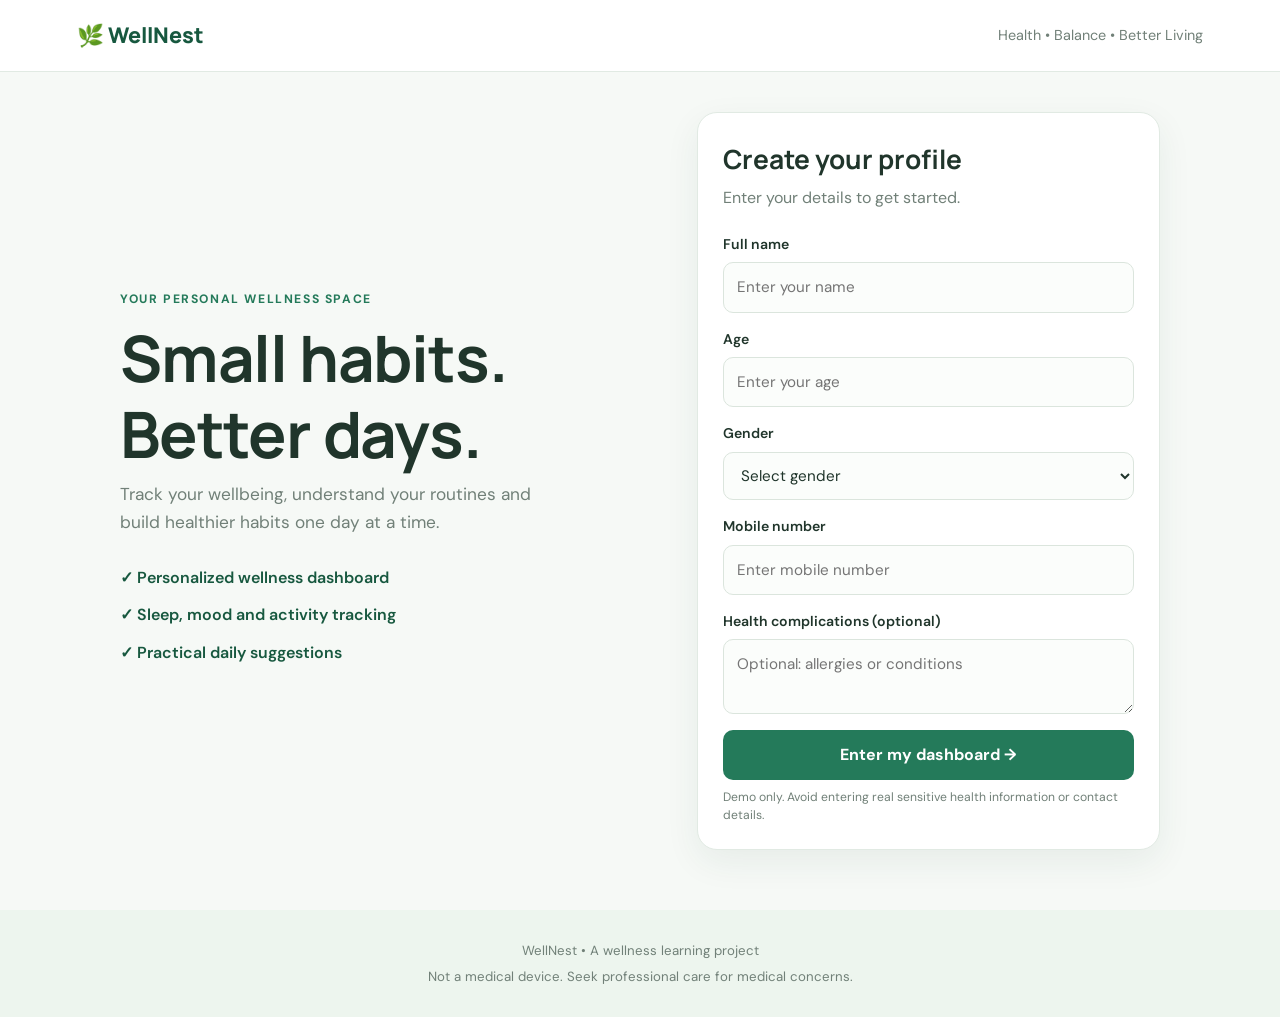
<file: health-wellness-tracker/index.html>
<!DOCTYPE html>
<html lang="en">
<head>
  <meta charset="UTF-8">
  <meta name="viewport" content="width=device-width, initial-scale=1.0">
  <title>WellNest | Health & Wellness</title>
  <link rel="stylesheet" href="style.css">
  <script src="script.js" defer></script>
</head>
<body>
  <header class="topbar">
    <a href="#" class="brand">🌿 WellNest</a>
    <span>Health • Balance • Better Living</span>
  </header>

  <main>
    <!-- LOGIN PAGE -->
    <section id="loginPage" class="login-layout">
      <div class="welcome">
        <span class="eyebrow">YOUR PERSONAL WELLNESS SPACE</span>
        <h1>Small habits.<br>Better days.</h1>
        <p>Track your wellbeing, understand your routines
          and build healthier habits one day at a time.</p>
        <div class="welcome-points">
          <p>✓ Personalized wellness dashboard</p>
          <p>✓ Sleep, mood and activity tracking</p>
          <p>✓ Practical daily suggestions</p>
        </div>
      </div>

      <form id="loginForm" class="panel login-form">
        <h2>Create your profile</h2>
        <p class="muted">Enter your details to get started.</p>

        <label for="name">Full name</label>
        <input id="name" name="name" type="text"
          placeholder="Enter your name" required maxlength="80">

        <label for="age">Age</label>
        <input id="age" name="age" type="number"
          placeholder="Enter your age" min="1" max="120" required>

        <label for="gender">Gender</label>
        <select id="gender" name="gender" required>
          <option value="">Select gender</option>
          <option>Female</option>
          <option>Male</option>
          <option>Non-binary</option>
          <option>Prefer not to say</option>
        </select>

        <label for="mobile">Mobile number</label>
        <input id="mobile" name="mobile" type="tel"
          placeholder="Enter mobile number" required
          pattern="[0-9+() -]{7,20}"
          title="Enter a valid phone number">

        <label for="health">Health complications (optional)</label>
        <textarea id="health" name="health" rows="2"
          maxlength="500"
          placeholder="Optional: allergies or conditions"></textarea>

        <button class="primary-btn" type="submit">
          Enter my dashboard →
        </button>
        <p class="tiny">Demo only. Avoid entering real sensitive health
          information or contact details.</p>
      </form>
    </section>

    <!-- DASHBOARD -->
    <section id="dashboardPage" class="hidden">
      <div class="dashboard-heading">
        <div>
          <span class="eyebrow">YOUR WELLNESS OVERVIEW</span>
          <h1 id="greeting">Welcome!</h1>
          <p id="dashboardSubtitle" class="muted"></p>
        </div>
        <button id="logoutBtn" class="secondary-btn">Log out</button>
      </div>

      <div class="notice">
        <strong>Wellness note:</strong> This website offers general
        educational guidance, not diagnosis or medical treatment.
        Readings are manually entered and are not measured by this site.
      </div>

      <!-- STUDENT DASHBOARD: age <= 20 -->
      <div id="studentDashboard" class="hidden">
        <h2>🌼 Student wellness</h2>
        <p class="muted">Make room for learning, rest and yourself.</p>

        <div class="grid two">
          <article class="panel">
            <h3>How are you feeling today?</h3>
            <label for="mood">Choose your mood</label>
            <select id="mood">
              <option value="">Select today's mood</option>
              <option value="great">😊 Great</option>
              <option value="good">🙂 Good</option>
              <option value="okay">😐 Okay</option>
              <option value="low">😔 Low</option>
              <option value="stressed">😣 Stressed</option>
            </select>
            <label for="moodNote">Optional note</label>
            <textarea id="moodNote" rows="2"
              placeholder="What affected your mood today?"></textarea>
            <button id="saveMoodBtn" class="primary-btn">
              Save today's mood
            </button>
            <p id="moodMessage" class="feedback" aria-live="polite"></p>
          </article>

          <article class="panel">
            <h3>🌙 Sleep tracker</h3>
            <label for="sleepHours">Hours slept last night</label>
            <input id="sleepHours" type="number" min="0" max="24"
              step="0.25" placeholder="e.g. 8">
            <button id="saveSleepBtn" class="primary-btn">
              Save sleep
            </button>
            <div id="sleepResult" class="result-box">
              Your sleep insights will appear here.
            </div>
          </article>
        </div>

        <article class="panel section-gap">
          <h3>📚 Manage your workload</h3>
          <p class="muted">Choose your class and available study time.
            The planner divides time into study, homework, revision and breaks.</p>
          <div class="grid two">
            <div>
              <label for="schoolClass">School class</label>
              <select id="schoolClass">
                <option value="primary">Classes 1–5</option>
                <option value="middle">Classes 6–8</option>
                <option value="secondary" selected>Classes 9–10</option>
                <option value="senior">Classes 11–12</option>
                <option value="college">College / other</option>
              </select>
            </div>
            <div>
              <label for="studyTime">Available study hours today</label>
              <input id="studyTime" type="number" min="0" max="12"
                step="0.5" value="3">
            </div>
          </div>
          <button id="planBtn" class="primary-btn">
            Build my study plan
          </button>
          <div id="workloadPlan" class="plan-list"></div>
        </article>

        <article class="panel section-gap">
          <h3>📊 Sleep and mood analysis</h3>
          <p class="muted">Compare the sleep and mood you record each day.
            A few entries may reveal patterns, but cannot prove that sleep
            caused a particular mood.</p>
          <div id="moodSleepAnalysis" class="result-box">
            Save your mood and sleep to begin your daily analysis.
          </div>
          <h4>Recent history</h4>
          <div id="studentHistory" class="history-list"></div>
        </article>
      </div>

      <!-- ADULT DASHBOARD: age > 20 -->
      <div id="adultDashboard" class="hidden">
        <h2>💚 Personal fitness & wellness</h2>
        <p class="muted">Set realistic goals and track your daily habits.</p>

        <div class="grid two">
          <article class="panel">
            <h3>👟 Daily steps</h3>
            <label for="stepTarget">Step target</label>
            <input id="stepTarget" type="number" min="1"
              max="100000" value="6000">
            <label for="stepsDone">Steps covered</label>
            <input id="stepsDone" type="number" min="0"
              max="100000" value="0">
            <div class="progress-track">
              <div id="stepProgress" class="progress-fill"></div>
            </div>
            <p id="stepSummary" class="result-box">0 steps recorded.</p>
          </article>

          <article class="panel">
            <h3>💧 Water intake</h3>
            <label for="waterGoal">Daily water goal (mL)</label>
            <input id="waterGoal" type="number" min="250"
              max="10000" step="250" value="2000">
            <label for="waterAmount">Water consumed today (mL)</label>
            <input id="waterAmount" type="number" min="0"
              max="10000" step="100" value="0">
            <div class="progress-track">
              <div id="waterProgress" class="progress-fill"></div>
            </div>
            <p id="waterSummary" class="result-box">0 mL recorded.</p>
            <div class="button-row">
              <button class="secondary-btn" data-water="250">
                +250 mL
              </button>
              <button class="secondary-btn" data-water="500">
                +500 mL
              </button>
            </div>
          </article>

          <article class="panel">
            <h3>🫁 Oxygen saturation</h3>
            <label for="oxygen">SpO₂ reading (%)</label>
            <input id="oxygen" type="number" min="50" max="100"
              placeholder="Enter device reading">
            <p class="tiny">Use a compatible pulse oximeter.</p>
            <button id="saveOxygenBtn" class="primary-btn">
              Review reading
            </button>
            <div id="oxygenResult" class="result-box">
              No reading entered.
            </div>
          </article>

          <article class="panel">
            <h3>🩺 Blood pressure</h3>
            <div class="grid two compact-grid">
              <div>
                <label for="systolic">Systolic (top)</label>
                <input id="systolic" type="number" min="50"
                  max="300" placeholder="e.g. 120">
              </div>
              <div>
                <label for="diastolic">Diastolic (bottom)</label>
                <input id="diastolic" type="number" min="30"
                  max="200" placeholder="e.g. 80">
              </div>
            </div>
            <p class="tiny">Rest quietly before measuring and follow
              your device instructions.</p>
            <button id="saveBPBtn" class="primary-btn">
              Review blood pressure
            </button>
            <div id="bpResult" class="result-box">
              No reading entered.
            </div>
          </article>
        </div>

        <article class="panel section-gap">
          <h3>😴 Sleep management</h3>
          <label for="adultSleep">Hours slept last night</label>
          <input id="adultSleep" type="number" min="0" max="24"
            step="0.25" placeholder="e.g. 8">
          <button id="sleepAdviceBtn" class="primary-btn">
            Get sleep suggestions
          </button>
          <div id="adultSleepResult" class="result-box">
            Enter sleep hours for suggestions.
          </div>
        </article>

        <article class="panel section-gap">
          <h3>🔥 Movement and energy</h3>
          <p class="muted">Estimated calories are approximate, not
            a measurement of actual energy expenditure.</p>
          <div class="grid two">
            <div>
              <label for="activity">Activity</label>
              <select id="activity">
                <option value="walking">Easy walking</option>
                <option value="brisk">Brisk walking</option>
                <option value="cycling">Leisure cycling</option>
                <option value="dancing">Dancing</option>
                <option value="yoga">Gentle yoga</option>
              </select>
            </div>
            <div>
              <label for="activityMinutes">Duration (minutes)</label>
              <input id="activityMinutes" type="number" min="1"
                max="600" value="20">
            </div>
          </div>
          <button id="calorieBtn" class="primary-btn">
            Estimate activity energy
          </button>
          <div id="calorieResult" class="result-box">
            Choose an activity to see an estimate.
          </div>
        </article>

        <article class="panel section-gap">
          <h3>✨ Today's wellness suggestions</h3>
          <ul id="healthSuggestions" class="suggestion-list"></ul>
        </article>
      </div>
    </section>
  </main>

  <footer>
    <p>WellNest • A wellness learning project</p>
    <p>Not a medical device. Seek professional care for medical concerns.</p>
  </footer>
</body>
</html>
</file>
<file: health-wellness-tracker/style.css>
@import url('https://fonts.googleapis.com/css2?family=DM+Sans:wght@400;500;600;700&family=Manrope:wght@400;500;600;700;800&display=swap');

:root {
  --green: #247a5a;
  --green-dark: #17583f;
  --green-light: #e4f4e9;
  --mint: #f3faf5;
  --text: #20352b;
  --muted: #718078;
  --border: #e1eae3;
  --white: #ffffff;
  --shadow: 0 12px 35px rgba(31, 76, 51, 0.07);
}

* {
  box-sizing: border-box;
}

body {
  margin: 0;
  background: #f6f9f6;
  color: var(--text);
  font-family: "DM Sans", sans-serif;
  line-height: 1.6;
}

h1, h2, h3, h4, .brand {
  font-family: "Manrope", sans-serif;
}

h1 {
  font-size: clamp(2rem, 4vw, 3rem);
  line-height: 1.18;
  margin: 10px 0;
  letter-spacing: -1.2px;
}

h2 {
  font-size: 1.65rem;
  margin: 0 0 8px;
}

h3 {
  font-size: 1.15rem;
  margin: 0 0 14px;
}

h4 {
  margin: 22px 0 10px;
}

p {
  margin-top: 8px;
}

.topbar {
  min-height: 72px;
  padding: 16px 6%;
  display: flex;
  justify-content: space-between;
  align-items: center;
  gap: 15px;
  background: var(--white);
  border-bottom: 1px solid var(--border);
}

.brand {
  text-decoration: none;
  color: var(--green-dark);
  font-weight: 800;
  font-size: 1.35rem;
}

.topbar span {
  color: var(--muted);
  font-size: 0.9rem;
}

main {
  width: min(1160px, 92%);
  margin: 40px auto 60px;
  min-height: 65vh;
}

.login-layout {
  display: grid;
  grid-template-columns: 1fr 0.88fr;
  align-items: center;
  gap: 50px;
  max-width: 1040px;
  margin: 30px auto;
}

.welcome {
  padding: 20px 0;
}

.welcome h1 {
  font-size: clamp(2.7rem, 5vw, 4.3rem);
}

.welcome > p {
  max-width: 440px;
  color: var(--muted);
  font-size: 1.08rem;
}

.eyebrow {
  color: var(--green);
  font-size: 0.76rem;
  font-weight: 700;
  letter-spacing: 1.6px;
}

.welcome-points {
  margin-top: 28px;
  color: var(--green-dark);
  font-weight: 600;
}

.welcome-points p {
  margin: 12px 0;
}

.panel {
  background: var(--white);
  padding: 25px;
  border: 1px solid var(--border);
  border-radius: 20px;
  box-shadow: var(--shadow);
  min-width: 0;
}

.login-form h2 {
  margin-bottom: 0;
}

.muted {
  color: var(--muted);
}

.login-form .muted {
  margin-top: 5px;
  margin-bottom: 22px;
}

label {
  display: block;
  font-weight: 600;
  font-size: 0.88rem;
  margin: 15px 0 7px;
}

input, select, textarea {
  display: block;
  width: 100%;
  min-width: 0;
  border: 1px solid #dbe5dd;
  border-radius: 10px;
  padding: 12px 13px;
  background: #fbfdfb;
  color: var(--text);
  font: inherit;
  font-size: 0.95rem;
  outline: none;
  transition: border-color 0.2s, box-shadow 0.2s;
}

input:focus, select:focus, textarea:focus {
  border-color: var(--green);
  box-shadow: 0 0 0 3px rgba(36, 122, 90, 0.12);
}

textarea {
  resize: vertical;
}

button {
  cursor: pointer;
  border: none;
  border-radius: 10px;
  padding: 12px 16px;
  font: inherit;
  font-weight: 700;
  transition: transform 0.15s, background 0.15s;
}

button:hover {
  transform: translateY(-1px);
}

.primary-btn {
  background: var(--green);
  color: white;
  margin-top: 16px;
  width: 100%;
}

.primary-btn:hover {
  background: var(--green-dark);
}

.secondary-btn {
  background: var(--green-light);
  color: var(--green-dark);
}

.tiny {
  font-size: 0.76rem;
  color: var(--muted);
  line-height: 1.5;
  margin-bottom: 0;
}

.hidden {
  display: none !important;
}

.dashboard-heading {
  display: flex;
  justify-content: space-between;
  align-items: center;
  gap: 18px;
  margin-bottom: 25px;
}

.dashboard-heading h1 {
  font-size: clamp(1.8rem, 4vw, 2.7rem);
}

.notice {
  padding: 15px 18px;
  margin-bottom: 28px;
  border: 1px solid #d5e8d8;
  border-radius: 12px;
  background: #eef8ef;
  font-size: 0.9rem;
  color: #365843;
}

.grid {
  display: grid;
  gap: 22px;
  margin-top: 22px;
}

.grid.two {
  grid-template-columns: repeat(2, minmax(0, 1fr));
}

.compact-grid {
  gap: 12px;
}

.section-gap {
  margin-top: 24px;
}

.result-box {
  margin-top: 15px;
  padding: 14px;
  border-radius: 11px;
  background: var(--mint);
  border: 1px solid var(--border);
  font-size: 0.92rem;
  overflow-wrap: anywhere;
}

.feedback {
  font-size: 0.85rem;
  color: var(--green-dark);
}

.progress-track {
  height: 11px;
  width: 100%;
  margin: 18px 0 10px;
  border-radius: 20px;
  background: #e8eee9;
  overflow: hidden;
}

.progress-fill {
  height: 100%;
  width: 0;
  border-radius: 20px;
  background: linear-gradient(90deg, #4baf7e, #247a5a);
  transition: width 0.35s ease;
}

.button-row {
  display: flex;
  gap: 10px;
  flex-wrap: wrap;
  margin-top: 12px;
}

.button-row button {
  flex: 1;
  min-width: 90px;
}

.plan-list, .history-list {
  display: grid;
  gap: 10px;
  margin-top: 16px;
}

.plan-item, .history-item {
  padding: 13px 15px;
  border-radius: 10px;
  border: 1px solid var(--border);
  background: #fcfefc;
}

.plan-item {
  display: flex;
  justify-content: space-between;
  align-items: center;
  gap: 15px;
}

.plan-item strong {
  color: var(--green-dark);
  white-space: nowrap;
}

.history-item {
  font-size: 0.9rem;
}

.suggestion-list {
  padding-left: 20px;
}

.suggestion-list li {
  margin: 10px 0;
}

footer {
  padding: 25px 5%;
  text-align: center;
  background: #edf5ee;
  color: var(--muted);
  font-size: 0.83rem;
}

footer p {
  margin: 5px 0;
}

@media (max-width: 760px) {
  main {
    margin-top: 22px;
  }

  .login-layout {
    grid-template-columns: 1fr;
    gap: 20px;
  }

  .welcome {
    padding: 0;
  }

  .welcome h1 {
    font-size: 2.7rem;
  }

  .grid.two {
    grid-template-columns: 1fr;
  }

  .dashboard-heading {
    align-items: flex-start;
  }

  .topbar {
    padding: 14px 4%;
  }

  .topbar span {
    font-size: 0.75rem;
    text-align: right;
  }

  .panel {
    padding: 20px;
  }
}
</file>
